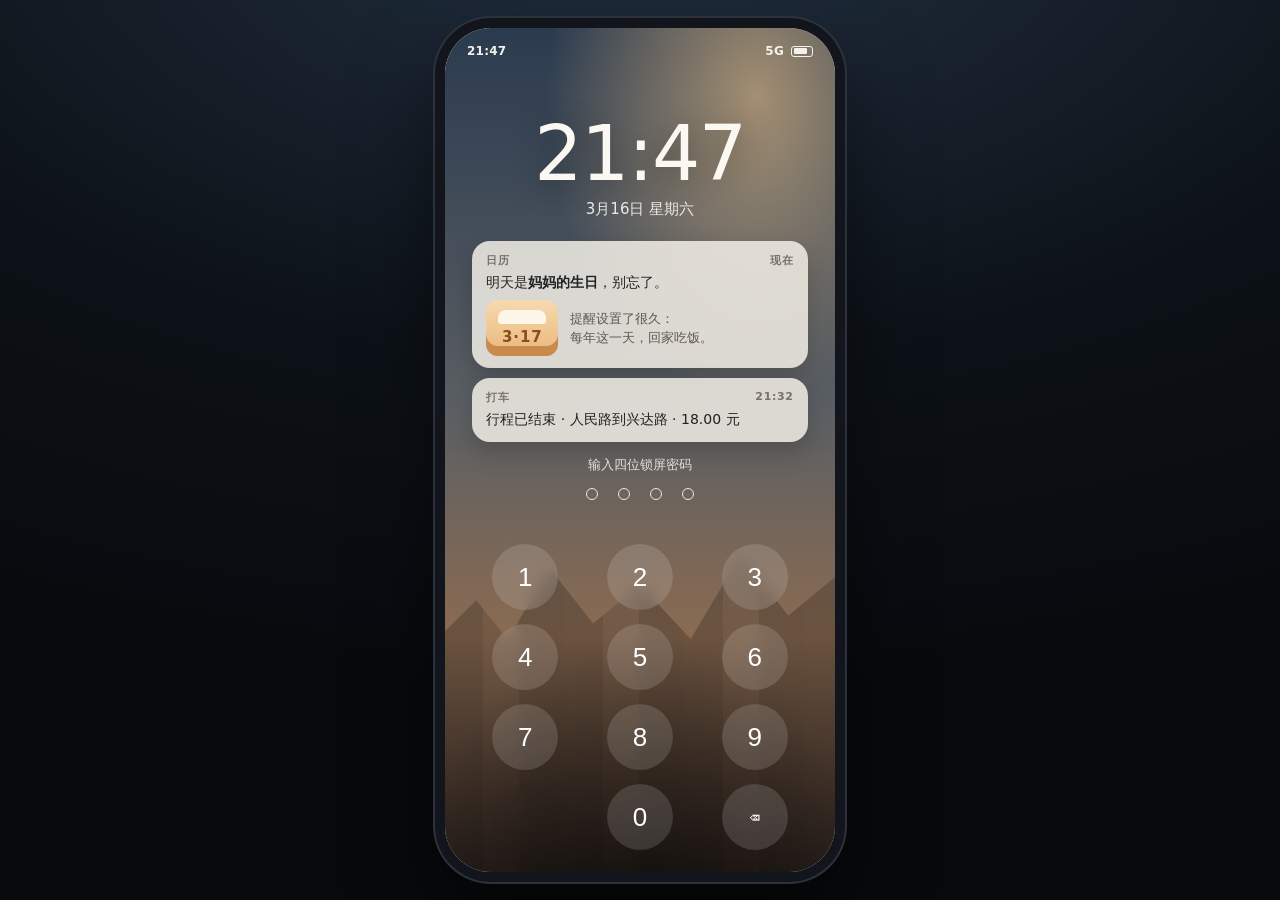
<file: index.html>
<!DOCTYPE html>
<html lang="zh-CN">
<head>
<meta charset="UTF-8">
<meta name="viewport" content="width=device-width, initial-scale=1, viewport-fit=cover">
<title>失物招领 · 一部旧手机</title>
<meta name="theme-color" content="#0b0e13">
<meta property="og:type" content="website">
<meta property="og:title" content="失物招领 · 一部旧手机里的三个谜题">
<meta property="og:description" content="你在出租车上捡到一部旧手机。三个谜题，两个结局。">
<meta property="og:image" content="https://080321362.github.io/lost-phone/cover.png">
<meta name="twitter:card" content="summary_large_image">
<link rel="stylesheet" href="style.css">
</head>
<body data-page="lock">
  <div class="phone">
    <div class="statusbar">
      <span>21:47</span>
      <span class="right"><span>5G</span><span class="battery"></span></span>
    </div>

    <div class="lockscreen" id="lockscreen">
      <div class="clock">21:47</div>
      <div class="date">3月16日 星期六</div>

      <div class="notifications">
        <div class="notif">
          <div class="n-title"><span>日历</span><span>现在</span></div>
          <div class="n-body">明天是<b>妈妈的生日</b>，别忘了。</div>
          <div class="cake">
            <div class="cake-art"></div>
            <div class="cake-copy">提醒设置了很久：<br>每年这一天，回家吃饭。</div>
          </div>
        </div>
        <div class="notif">
          <div class="n-title"><span>打车</span><span>21:32</span></div>
          <div class="n-body">行程已结束 · 人民路到兴达路 · 18.00 元</div>
        </div>
      </div>

      <div class="unlock">
        <div class="pin-hint">输入四位锁屏密码</div>
        <div class="dots" id="dots">
          <span class="dot"></span><span class="dot"></span>
          <span class="dot"></span><span class="dot"></span>
        </div>
        <div class="pin-error" id="pinError">密码不对，再想想。</div>

        <div class="keypad" id="keypad">
          <button class="key" data-k="1">1</button>
          <button class="key" data-k="2">2</button>
          <button class="key" data-k="3">3</button>
          <button class="key" data-k="4">4</button>
          <button class="key" data-k="5">5</button>
          <button class="key" data-k="6">6</button>
          <button class="key" data-k="7">7</button>
          <button class="key" data-k="8">8</button>
          <button class="key" data-k="9">9</button>
          <button class="key blank"></button>
          <button class="key" data-k="0">0</button>
          <button class="key del" data-k="del">⌫</button>
        </div>
      </div>
    </div>
  </div>
  <script src="app.js"></script>
</body>
</html>
</file>
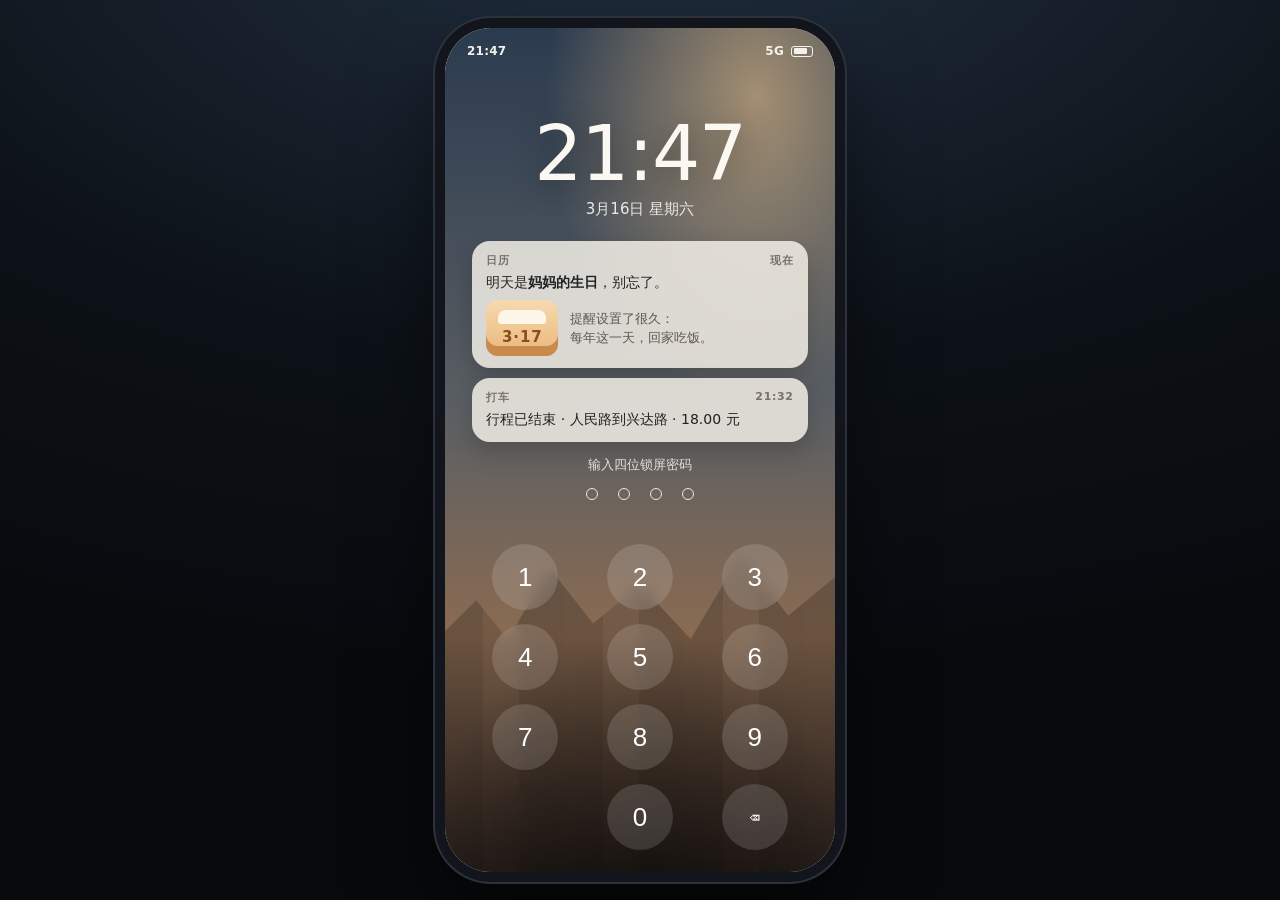
<file: browser.html>
<!DOCTYPE html>
<html lang="zh-CN">
<head>
<meta charset="UTF-8">
<meta name="viewport" content="width=device-width, initial-scale=1, viewport-fit=cover">
<title>浏览器 · 失物招领</title>
<link rel="stylesheet" href="style.css">
</head>
<body data-page="browser">
  <div class="phone">
    <div class="statusbar dark">
      <span id="clock">22:24</span>
      <span class="right"><span>5G</span><span class="battery"></span></span>
    </div>
    <div class="cluebar" id="clueBadge">线索 1/6</div>

    <div class="screen">
      <div class="screen-head">
        <a class="back" href="home.html">←</a>
        <div class="screen-title">浏览器</div>
        <div class="screen-sub">历史记录</div>
      </div>
      <div class="screen-body">
        <div class="browser-bar">
          <span class="lock">🔒</span>
          <span class="url">xhs-bbs.cn/forum</span>
        </div>

        <div class="history">
          <div class="h-item"><span>昨天</span>灯下读书会 靠谱吗</div>
          <div class="h-item"><span>昨天</span>西河路17号 怎么走</div>
          <div class="h-item"><span>前天</span>妹妹失踪 立案标准</div>
          <div class="h-item"><span>三周前</span>西河路论坛 读书会</div>
        </div>

        <div class="forum-card">
          <div class="forum-head">
            <span class="forum-logo">西河路论坛</span>
            <span class="forum-time">9月12日 23:41</span>
          </div>
          <div class="forum-title">有人在灯下读书会吗</div>
          <div class="forum-author">楼主：zhiyao0912</div>
          <div class="forum-body">
            如果你看到这条，说明我没能出去。<br>
            他们在 <b>d x e c</b>，晚上十点以后别走正门。<br>
            姐，别找我。
          </div>
          <div class="forum-reply">2 条回复 · 已被锁定</div>
        </div>

        <div class="puzzle-box">
          <div class="pz-title">「d x e c」是哪里？</div>
          <p class="small" style="margin:6px 0 10px">拼音首字母。把答案填完整。</p>
          <div class="inline-form">
            <input id="forumInput" placeholder="例如：地下二层">
            <button id="forumSubmit">提交</button>
          </div>
          <p class="form-error" id="forumErr">不对。按每个字母对应的汉字去想。</p>
          <p class="form-ok" id="forumOk">知道了：地下二层。</p>
        </div>

        <div class="map-card">
          <div class="map-head">地图 · 西河路 17 号</div>
          <div class="map-art">
            <div class="map-road"></div>
            <div class="map-pin">17</div>
            <div class="map-note">3F · 01:12 仍有一扇窗亮着</div>
          </div>
        </div>

        <p class="small" style="margin-top:16px">搜索记录和论坛都是公开的。真正的答案通常藏在措辞里。</p>
      </div>
    </div>
  </div>
  <script src="app.js"></script>
</body>
</html>
</file>
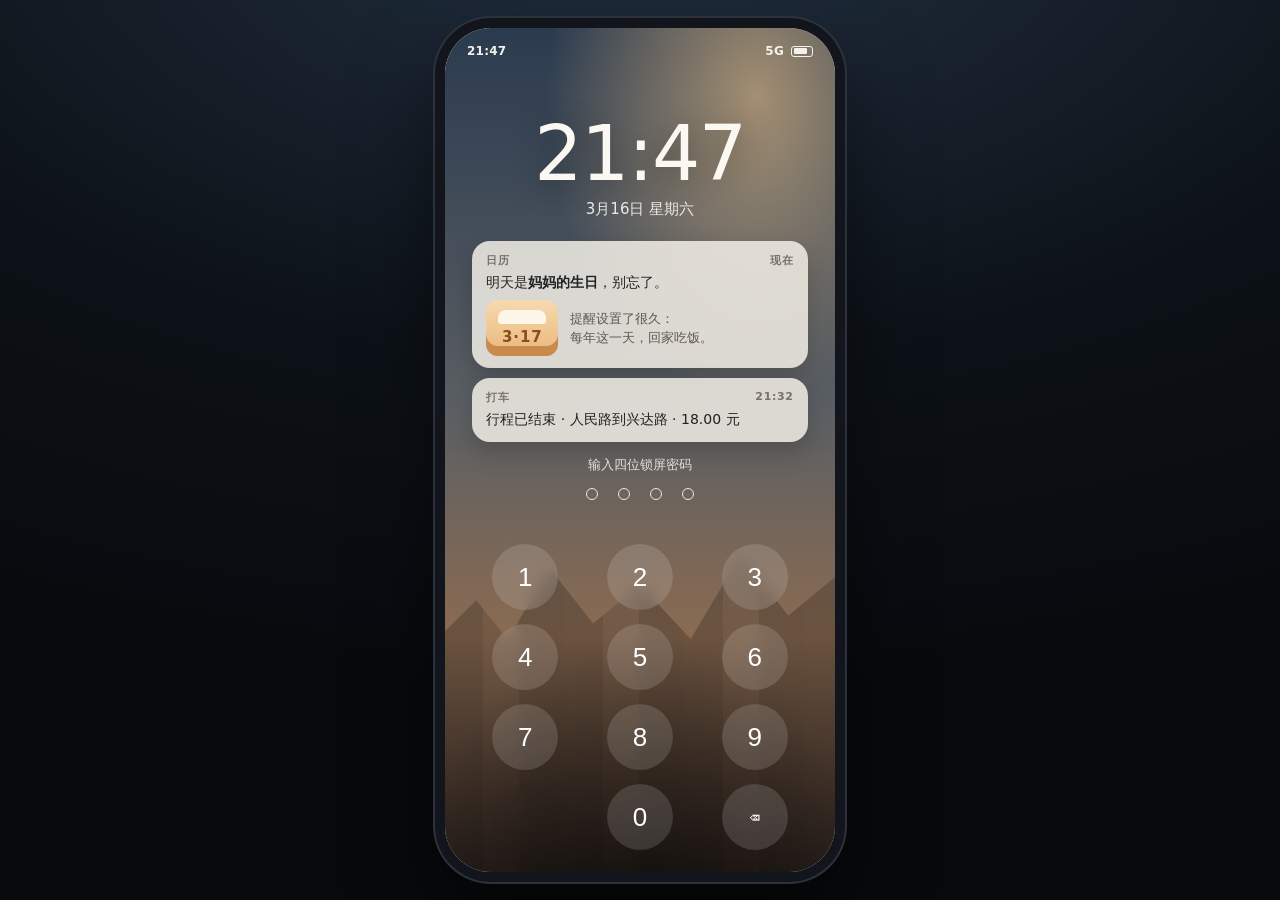
<file: calls.html>
<!DOCTYPE html>
<html lang="zh-CN">
<head>
<meta charset="UTF-8">
<meta name="viewport" content="width=device-width, initial-scale=1, viewport-fit=cover">
<title>通话记录 · 失物招领</title>
<link rel="stylesheet" href="style.css">
</head>
<body data-page="calls">
  <div class="phone">
    <div class="statusbar dark">
      <span id="clock">22:20</span>
      <span class="right"><span>5G</span><span class="battery"></span></span>
    </div>
    <div class="cluebar" id="clueBadge">线索 1/6</div>

    <div class="screen">
      <div class="screen-head">
        <a class="back" href="home.html">←</a>
        <div class="screen-title">通话</div>
        <div class="screen-sub">3 条留言</div>
      </div>
      <div class="screen-body">
        <div class="call-card" data-call="1">
          <div class="call-top"><span class="avatar a-mom">妈</span><span class="call-name">妈妈</span><span class="call-time">21:05</span></div>
          <div class="call-meta">未接来电 · 语音留言 0:18</div>
          <button class="call-play">播放留言</button>
          <div class="call-text" hidden>「夏夏，看到回个电话。妈不问你查得怎么样了，妈就是想听听你的声音。」</div>
        </div>

        <div class="call-card" data-call="2">
          <div class="call-top"><span class="avatar a-unk">?</span><span class="call-name">未知号码</span><span class="call-time">昨天 22:47</span></div>
          <div class="call-meta">已接听 · 语音留言 0:11</div>
          <button class="call-play">播放留言</button>
          <div class="call-text" hidden>「东西我放到老地方了。西河路……十七号，三楼。你一个人来，别报警。」</div>
        </div>

        <div class="call-card" data-call="3">
          <div class="call-top"><span class="avatar a-land">满</span><span class="call-name">小满</span><span class="call-time">22:10</span></div>
          <div class="call-meta">未接来电 · 语音留言 0:07</div>
          <button class="call-play">播放留言</button>
          <div class="call-text" hidden>「夏夏，你电话打不通，你去哪了？看到给我回个话。」</div>
        </div>

        <div class="puzzle-box">
          <div class="pz-title">留言里提到的地址</div>
          <p class="small" style="margin:6px 0 10px">把地点写下来，再决定要不要去。</p>
          <div class="inline-form">
            <input id="placeInput" placeholder="例如：某某路几号">
            <button id="placeSubmit">确认</button>
          </div>
          <p class="form-error" id="placeErr">不太对。仔细听第二段留言。</p>
          <p class="form-ok" id="placeOk">记下了：西河路 17 号，三楼。</p>
        </div>

        <p class="small" style="margin-top:16px">留言可以反复听。有些话，听第二遍才听得懂。</p>
      </div>
    </div>
  </div>
  <script src="app.js"></script>
</body>
</html>
</file>
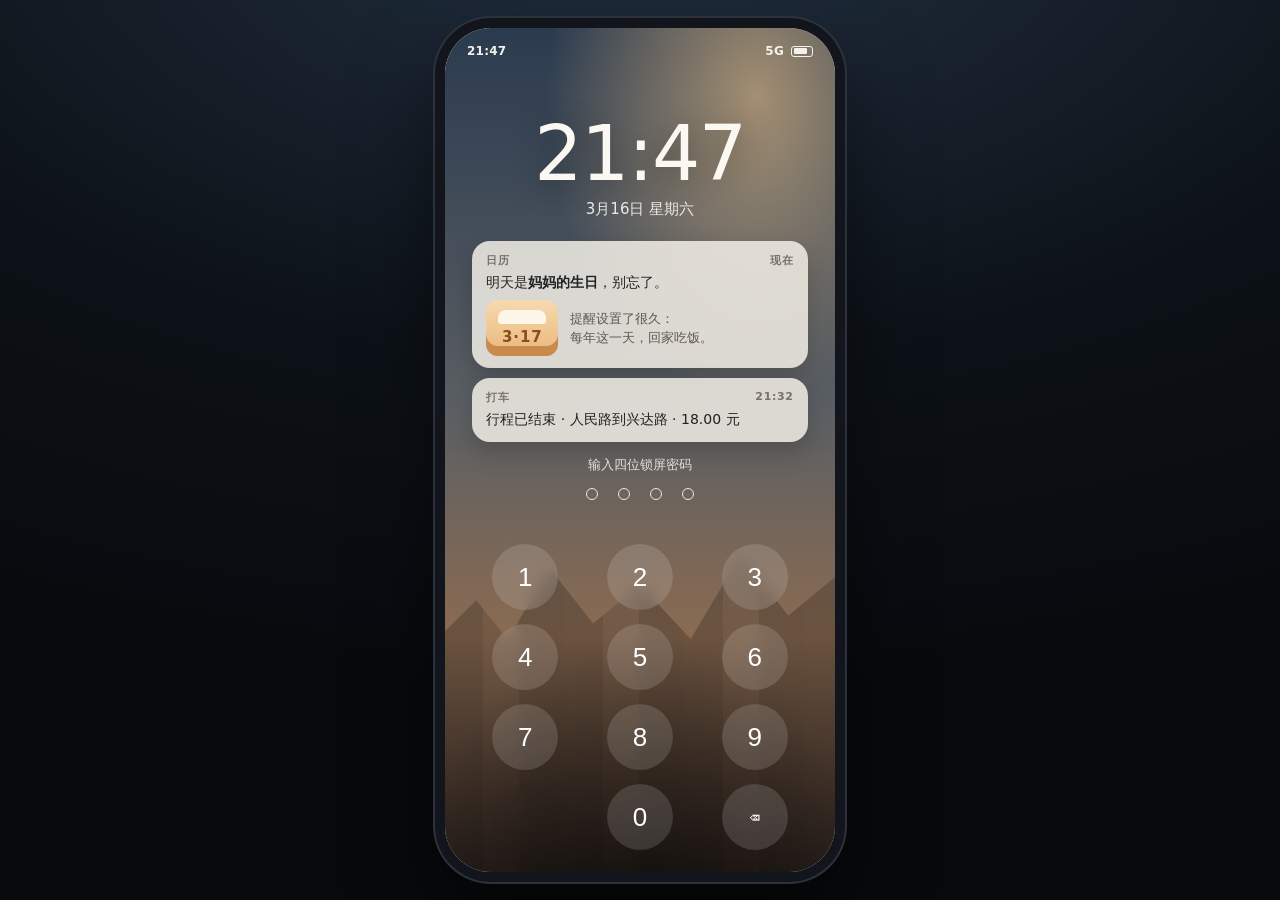
<file: chat.html>
<!DOCTYPE html>
<html lang="zh-CN">
<head>
<meta charset="UTF-8">
<meta name="viewport" content="width=device-width, initial-scale=1, viewport-fit=cover">
<title>聊天 · 失物招领</title>
<link rel="stylesheet" href="style.css">
</head>
<body data-page="chat">
  <div class="phone">
    <div class="statusbar dark">
      <span id="clock">22:16</span>
      <span class="right"><span>5G</span><span class="battery"></span></span>
    </div>
    <div class="cluebar" id="clueBadge">线索 1/6</div>

    <div class="screen">
      <div class="screen-head">
        <a class="back" href="home.html">←</a>
        <div class="screen-title" id="chatTitle">聊天</div>
        <div class="screen-sub" id="chatSub">4 个会话</div>
      </div>

      <div class="screen-body">
        <div class="chat-list" id="chatList">
          <a class="chat-item" href="#" data-chat="mom">
            <span class="avatar a-mom">妈</span>
            <span class="ci-main"><span class="ci-name">妈妈</span>
              <span class="ci-prev">你妹妹的事，妈知道你放不下。</span></span>
            <span class="ci-time">22:12</span>
          </a>
          <a class="chat-item" href="#" data-chat="boss">
            <span class="avatar a-boss">周</span>
            <span class="ci-main"><span class="ci-name">周店长</span>
              <span class="ci-prev">前两天有个女的来店里找你，说是读书会的。</span></span>
            <span class="ci-time">21:38</span>
          </a>
          <a class="chat-item" href="#" data-chat="friend">
            <span class="avatar a-land">满</span>
            <span class="ci-main"><span class="ci-name">小满</span>
              <span class="ci-prev">我表妹去过。她说那里的人会收走手机。</span></span>
            <span class="ci-time">22:03</span>
          </a>
          <a class="chat-item" href="#" data-chat="unknown">
            <span class="avatar a-unk">?</span>
            <span class="ci-main"><span class="ci-name">未知号码</span>
              <span class="ci-prev">最后一次警告。</span></span>
            <span class="ci-time">昨天</span>
          </a>
        </div>

        <!-- 妈妈 -->
        <div class="thread" id="thread-mom" hidden>
          <div class="msg"><div><div class="who">妈妈</div><div class="bubble">夏夏，今天回来吃饭吗？</div></div><span class="stamp">18:02</span></div>
          <div class="msg me"><div><div class="bubble">加班，晚点回。</div></div><span class="stamp">18:20</span></div>
          <div class="msg"><div><div class="who">妈妈</div><div class="bubble">你三天没回家了。</div></div><span class="stamp">20:11</span></div>
          <div class="msg"><div><div class="who">妈妈</div><div class="bubble">电话也不接。</div></div><span class="stamp">21:05</span></div>
          <div class="msg"><div><div class="who">妈妈</div><div class="bubble">看到回个话，妈不逼你。</div></div><span class="stamp">21:20</span></div>
          <div class="msg"><div><div class="who">妈妈</div><div class="bubble">明天我生日，回来吃碗面就行。</div></div><span class="stamp">21:41</span></div>
          <div class="msg"><div><div class="who">妈妈</div><div class="bubble">你妹妹的事，妈知道你放不下。</div></div><span class="stamp">22:10</span></div>
          <div class="msg"><div><div class="who">妈妈</div><div class="bubble">可你也不能把自己搭进去。</div></div><span class="stamp">22:12</span></div>
        </div>

        <!-- 店长 -->
        <div class="thread" id="thread-boss" hidden>
          <div class="msg"><div><div class="who">周店长</div><div class="bubble">知夏，辞职信我收到了。</div></div><span class="stamp">19:02</span></div>
          <div class="msg me"><div><div class="bubble">麻烦您了。</div></div><span class="stamp">19:10</span></div>
          <div class="msg"><div><div class="who">周店长</div><div class="bubble">不再想想？书店下个月重装，缺人。</div></div><span class="stamp">19:12</span></div>
          <div class="msg me"><div><div class="bubble">想清楚了。</div></div><span class="stamp">19:20</span></div>
          <div class="msg"><div><div class="who">周店长</div><div class="bubble">行。天台的门锁坏了，你走之前帮我修一下。</div></div><span class="stamp">19:25</span></div>
          <div class="msg me"><div><div class="bubble">好。薄荷我留给你。</div></div><span class="stamp">19:30</span></div>
          <div class="msg"><div><div class="who">周店长</div><div class="bubble">对了，前两天有个女的来店里找你，说是读书会的。</div></div><span class="stamp">21:31</span></div>
          <div class="msg"><div><div class="who">周店长</div><div class="bubble">我没告诉她你在哪。</div></div><span class="stamp">21:38</span></div>
        </div>

        <!-- 小满 -->
        <div class="thread" id="thread-friend" hidden>
          <div class="msg"><div><div class="who">小满</div><div class="bubble">夏夏，你还在查遥遥的事吗？</div></div><span class="stamp">21:50</span></div>
          <div class="msg me"><div><div class="bubble">嗯。</div></div><span class="stamp">21:52</span></div>
          <div class="msg"><div><div class="who">小满</div><div class="bubble">我陪你吧。</div></div><span class="stamp">21:53</span></div>
          <div class="msg me"><div><div class="bubble">不用，你别掺和。</div></div><span class="stamp">21:55</span></div>
          <div class="msg"><div><div class="who">小满</div><div class="bubble">那个读书会，我查到了点东西。</div></div><span class="stamp">21:58</span></div>
          <div class="msg"><div><div class="who">小满</div><div class="bubble">他们的自习室在 3 楼，晚上十点以后还亮着灯。</div></div><span class="stamp">21:59</span></div>
          <div class="msg me"><div><div class="bubble">你怎么知道的？</div></div><span class="stamp">22:00</span></div>
          <div class="msg"><div><div class="who">小满</div><div class="bubble">我表妹去过。她说那里的人会收走手机。</div></div><span class="stamp">22:01</span></div>
          <div class="msg me"><div><div class="bubble">你表妹现在怎么样？</div></div><span class="stamp">22:02</span></div>
          <div class="msg"><div><div class="who">小满</div><div class="bubble">回来了，但什么都不肯说。你小心点。</div></div><span class="stamp">22:03</span></div>
        </div>

        <!-- 未知号码 -->
        <div class="thread" id="thread-unknown" hidden>
          <div class="msg"><div><div class="who">未知号码</div><div class="bubble">别再查了。</div></div><span class="stamp">昨天 22:40</span></div>
          <div class="msg"><div><div class="who">未知号码</div><div class="bubble">你妹妹是自己走的，跟你没关系。</div></div><span class="stamp">昨天 22:41</span></div>
          <div class="msg"><div><div class="who">未知号码</div><div class="bubble">你手里的东西，最好删干净。</div></div><span class="stamp">昨天 22:44</span></div>
          <div class="msg"><div><div class="who">未知号码</div><div class="bubble">你以为换个号我就找不到你？</div></div><span class="stamp">昨天 22:50</span></div>
          <div class="msg"><div><div class="who">未知号码</div><div class="bubble">最后一次警告。</div></div><span class="stamp">昨天 22:55</span></div>
        </div>

        <p class="small" id="chatHint" style="margin-top:18px">点开一个会话看看。读完妈妈的聊天，你会知道机主是谁。</p>
      </div>
    </div>
  </div>
  <script src="app.js"></script>
</body>
</html>
</file>
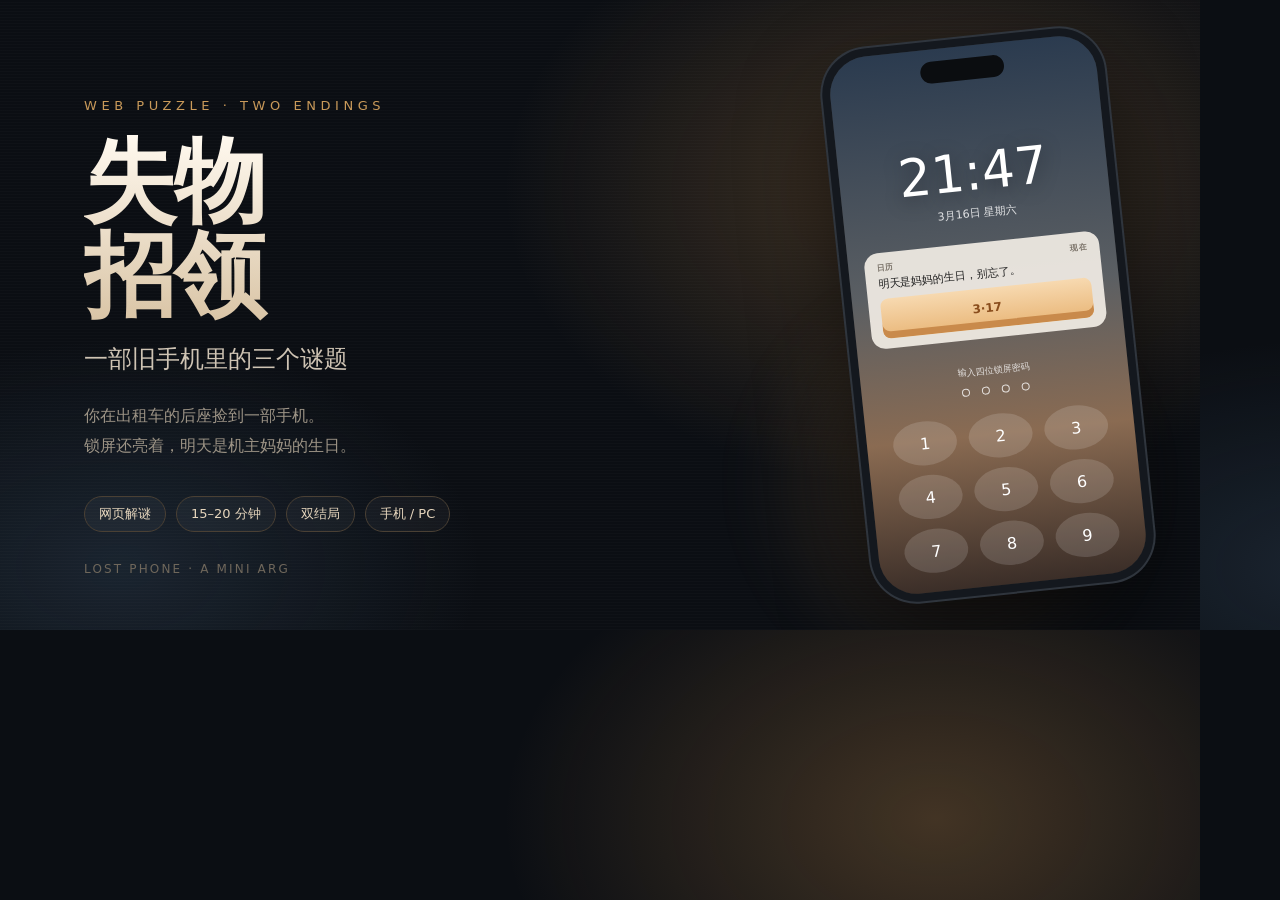
<file: cover.html>
<!DOCTYPE html>
<html lang="zh-CN">
<head>
<meta charset="UTF-8">
<title>失物招领 · 封面</title>
<style>
  * { box-sizing: border-box; margin: 0; padding: 0; }
  html, body { width: 1200px; height: 630px; overflow: hidden; }
  body {
    font-family: system-ui, -apple-system, "Noto Sans SC", "PingFang SC", sans-serif;
    background:
      radial-gradient(60% 80% at 78% 30%, rgba(210, 150, 80, .28), transparent 60%),
      radial-gradient(50% 60% at 10% 90%, rgba(70, 100, 130, .25), transparent 60%),
      #0b0e13;
    color: #f2ece1;
    display: flex; align-items: center;
    position: relative;
  }
  .grain {
    position: absolute; inset: 0;
    background-image: repeating-linear-gradient(0deg, rgba(255,255,255,.014) 0 1px, transparent 1px 3px);
    pointer-events: none;
  }
  .copy { padding-left: 84px; width: 58%; position: relative; z-index: 2; }
  .kicker {
    font-size: 13px; letter-spacing: .35em; color: #c99a5a;
    text-transform: uppercase; margin-bottom: 22px;
  }
  h1 {
    font-size: 92px; line-height: 1.02; font-weight: 800; letter-spacing: -.02em;
    background: linear-gradient(180deg, #fff9ef, #d9c4a5);
    -webkit-background-clip: text; background-clip: text; color: transparent;
  }
  .sub {
    margin-top: 20px; font-size: 24px; color: #cfc4b4; font-weight: 400;
  }
  .desc {
    margin-top: 26px; font-size: 16px; line-height: 1.9; color: #9d9486; max-width: 560px;
  }
  .tags { margin-top: 34px; display: flex; gap: 10px; flex-wrap: wrap; }
  .tag {
    font-size: 13px; color: #e6d6bd; border: 1px solid #4a4034;
    background: rgba(255,255,255,.035); padding: 8px 14px; border-radius: 999px;
  }
  .phone-wrap {
    position: absolute; right: 78px; top: 50%; transform: translateY(-50%) rotate(-6deg);
    z-index: 2;
  }
  .phone {
    width: 268px; height: 540px; border-radius: 38px;
    background: linear-gradient(180deg, #2b3b4f 0%, #5b5f63 45%, #8a6b52 72%, #3b2e28 100%);
    box-shadow: 0 0 0 8px #14181e, 0 0 0 10px #2f353d, 0 40px 90px rgba(0,0,0,.65);
    position: relative; overflow: hidden;
  }
  .phone::before {
    content: ""; position: absolute; left: 50%; top: 12px; transform: translateX(-50%);
    width: 84px; height: 22px; border-radius: 12px; background: #0b0d10;
  }
  .phone .clock {
    margin-top: 96px; text-align: center; font-size: 52px; font-weight: 200; color: #fff;
    text-shadow: 0 4px 20px rgba(0,0,0,.35);
  }
  .phone .date { text-align: center; font-size: 11px; color: rgba(255,255,255,.85); margin-top: 4px; }
  .phone .notif {
    margin: 22px 16px 0; background: rgba(245, 240, 232, .9); color: #222;
    border-radius: 14px; padding: 10px 12px;
  }
  .phone .notif .t { font-size: 8px; font-weight: 700; color: #7a7268; letter-spacing: .08em; display: flex; justify-content: space-between; }
  .phone .notif .b { font-size: 11px; margin-top: 3px; }
  .phone .cake {
    margin-top: 7px; height: 40px; border-radius: 8px;
    background: linear-gradient(180deg, #f7d9b0, #e9b779);
    box-shadow: inset 0 -7px 0 #c98a4b;
    display: grid; place-items: center; font-size: 12px; font-weight: 800; color: #8a4d1c;
  }
  .phone .hint { text-align: center; font-size: 9px; color: rgba(255,255,255,.8); margin-top: 26px; }
  .phone .dots { display: flex; justify-content: center; gap: 12px; margin-top: 9px; }
  .phone .dot { width: 8px; height: 8px; border: 1px solid rgba(255,255,255,.8); border-radius: 50%; }
  .phone .keys {
    display: grid; grid-template-columns: repeat(3, 1fr); gap: 10px 12px;
    padding: 20px 26px 0;
  }
  .phone .k {
    height: 44px; border-radius: 50%; background: rgba(255,255,255,.14);
    display: grid; place-items: center; font-size: 16px; color: #fff; font-weight: 300;
  }
  .glow {
    position: absolute; right: 20px; top: 40%; width: 460px; height: 460px;
    background: radial-gradient(circle, rgba(210, 150, 80, .22), transparent 65%);
    filter: blur(20px); z-index: 1;
  }
  .corner { position: absolute; left: 84px; bottom: 54px; font-size: 12px; color: #6f675b; letter-spacing: .18em; }
</style>
</head>
<body>
  <div class="glow"></div>
  <div class="grain"></div>
  <div class="copy">
    <div class="kicker">Web Puzzle · Two Endings</div>
    <h1>失物<br>招领</h1>
    <div class="sub">一部旧手机里的三个谜题</div>
    <div class="desc">你在出租车的后座捡到一部手机。<br>锁屏还亮着，明天是机主妈妈的生日。</div>
    <div class="tags">
      <span class="tag">网页解谜</span>
      <span class="tag">15–20 分钟</span>
      <span class="tag">双结局</span>
      <span class="tag">手机 / PC</span>
    </div>
  </div>
  <div class="phone-wrap">
    <div class="phone">
      <div class="clock">21:47</div>
      <div class="date">3月16日 星期六</div>
      <div class="notif">
        <div class="t"><span>日历</span><span>现在</span></div>
        <div class="b">明天是妈妈的生日，别忘了。</div>
        <div class="cake">3·17</div>
      </div>
      <div class="hint">输入四位锁屏密码</div>
      <div class="dots"><span class="dot"></span><span class="dot"></span><span class="dot"></span><span class="dot"></span></div>
      <div class="keys">
        <div class="k">1</div><div class="k">2</div><div class="k">3</div>
        <div class="k">4</div><div class="k">5</div><div class="k">6</div>
        <div class="k">7</div><div class="k">8</div><div class="k">9</div>
      </div>
    </div>
  </div>
  <div class="corner">LOST PHONE · A MINI ARG</div>
</body>
</html>
</file>
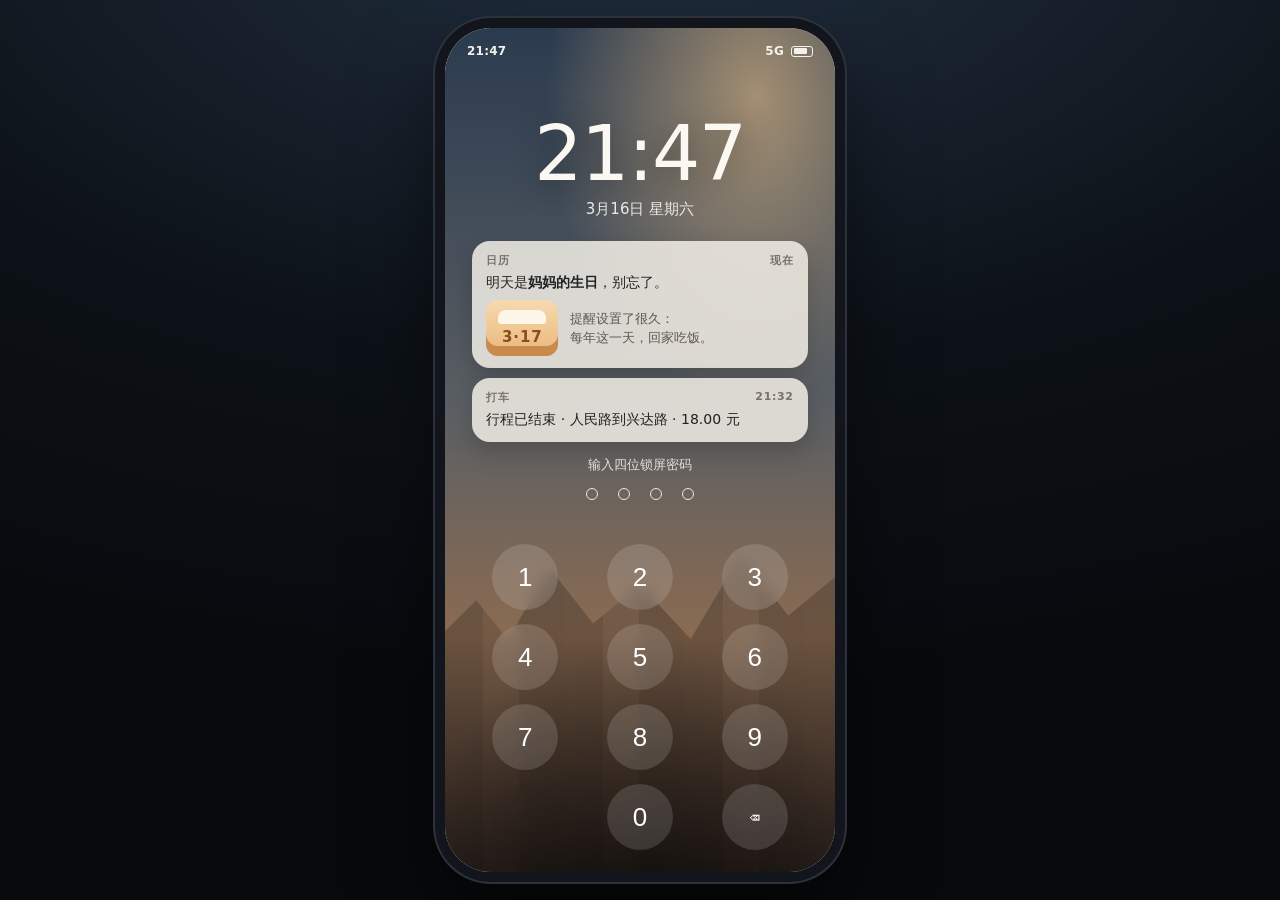
<file: ending.html>
<!DOCTYPE html>
<html lang="zh-CN">
<head>
<meta charset="UTF-8">
<meta name="viewport" content="width=device-width, initial-scale=1, viewport-fit=cover">
<title>结局 · 失物招领</title>
<link rel="stylesheet" href="style.css">
</head>
<body data-page="ending">
  <div class="phone">
    <div class="screen ending-screen">
      <div class="ending-inner">
        <div class="ending-kicker">失物招领 · 结局</div>
        <div class="ending-title" id="endingTitle">23:00。你打算怎么办？</div>
        <div class="ending-text" id="endingText">
          <p>手机里的碎片已经拼出了一些东西：一个叫林知夏的人，一个叫林知遥的妹妹，一处叫「灯下读书会」的三楼，还有一条来自西河路 17 号的地址。</p>
          <p>现在快十一点了。那扇窗还亮着。</p>
          <p>你可以打 110，可以把手机交给妈妈，也可以自己过去。</p>
        </div>

        <div class="ending-actions" id="endingActions">
          <button class="btn" id="btnPolice">报警</button>
          <button class="btn amber" id="btnSelf">自己去西河路 17 号 3F</button>
          <button class="btn ghost" id="btnMom">把手机交给妈妈</button>
          <button class="btn ghost" id="btnOff">关机，不再管</button>
        </div>

        <div class="ending-actions" id="endingRetry" style="display:none">
          <button class="btn" id="btnRestart">重新开始</button>
        </div>
      </div>
    </div>
  </div>
  <script src="app.js"></script>
</body>
</html>
</file>
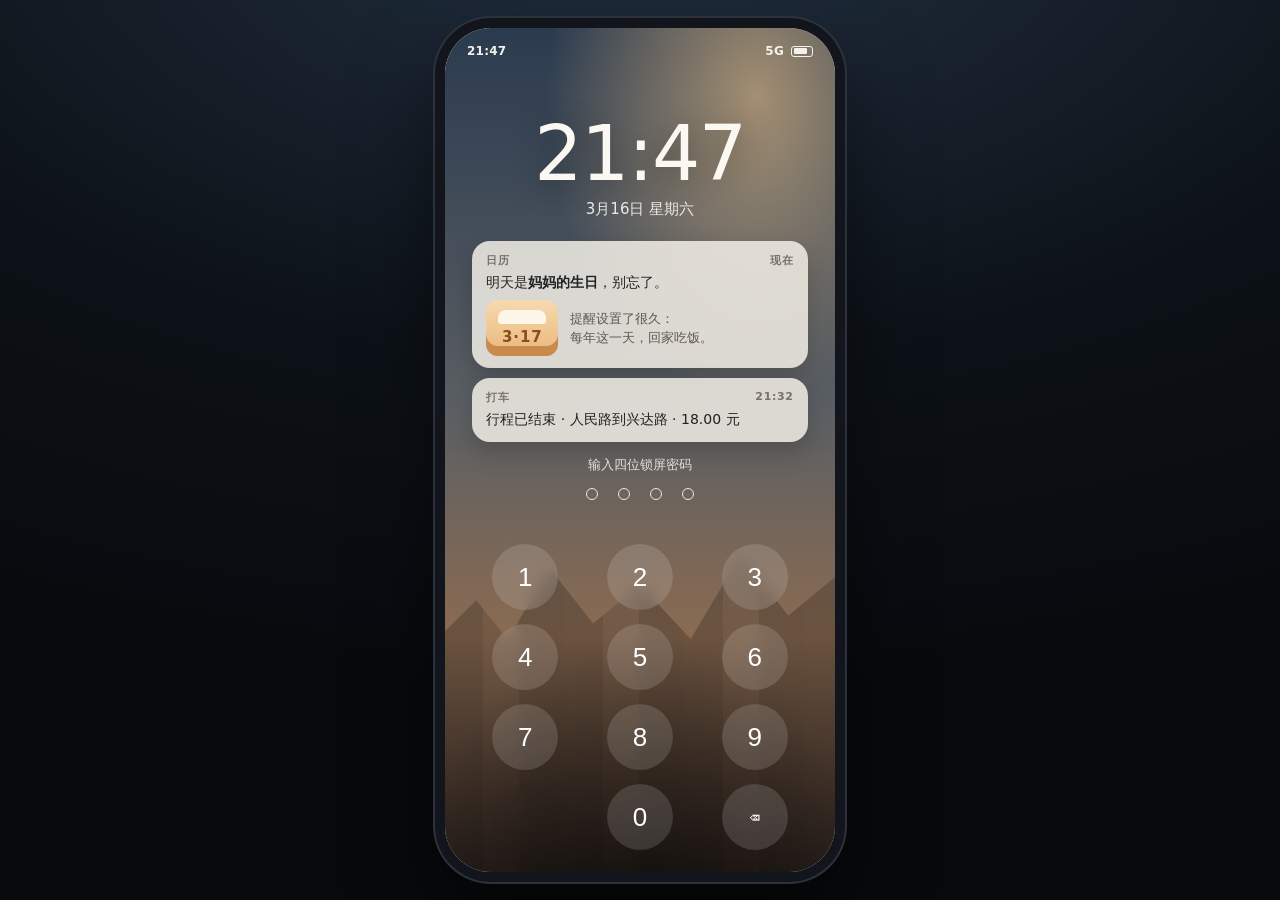
<file: home.html>
<!DOCTYPE html>
<html lang="zh-CN">
<head>
<meta charset="UTF-8">
<meta name="viewport" content="width=device-width, initial-scale=1, viewport-fit=cover">
<title>失物招领 · 主屏</title>
<meta name="theme-color" content="#0b0e13">
<link rel="stylesheet" href="style.css">
</head>
<body data-page="home">
  <div class="phone">
    <div class="statusbar dark">
      <span id="clock">22:14</span>
      <span class="right"><span>5G</span><span class="battery"></span></span>
    </div>

    <div class="screen home">
      <div class="home-head">
        <div>
          <h1>晚上好</h1>
          <p>这部手机是在出租车上捡到的</p>
        </div>
        <div class="badge" id="clueBadge">线索 1/6</div>
      </div>

      <div class="app-grid">
        <a class="app" href="chat.html">
          <span class="icon i-chat">💬</span><span>聊天</span>
        </a>
        <a class="app" href="notes.html">
          <span class="icon i-notes">📝</span><span>备忘录</span>
        </a>
        <a class="app" href="photos.html">
          <span class="icon i-photo">🖼️</span><span>相册</span>
        </a>
        <a class="app" href="calls.html">
          <span class="icon i-call">📞</span><span>通话</span>
        </a>
        <a class="app" href="mail.html">
          <span class="icon i-mail">✉️</span><span>邮件</span>
        </a>
        <a class="app" href="browser.html">
          <span class="icon i-web">🌐</span><span>浏览器</span>
        </a>
        <a class="app" href="ending.html">
          <span class="icon i-set">⚙️</span><span>关于</span>
        </a>
      </div>

      <div class="widget">
        <div class="w-top"><span>日历</span><span>明天</span></div>
        <div class="w-main">妈妈的生日</div>
        <div class="w-sub">晚上六点 · 回家吃饭</div>
        <div class="w-bar"></div>
      </div>

      <div class="home-foot">
        <b>失物招领</b><br>
        你在后座缝隙里发现了它，壳上贴着一张小纸条：<br>
        「捡到请联系我，谢谢。」<br><br>
        手机没有设远程锁定，还能打开。机主似乎不打算回来了。
      </div>
    </div>
  </div>
  <script src="app.js"></script>
</body>
</html>
</file>
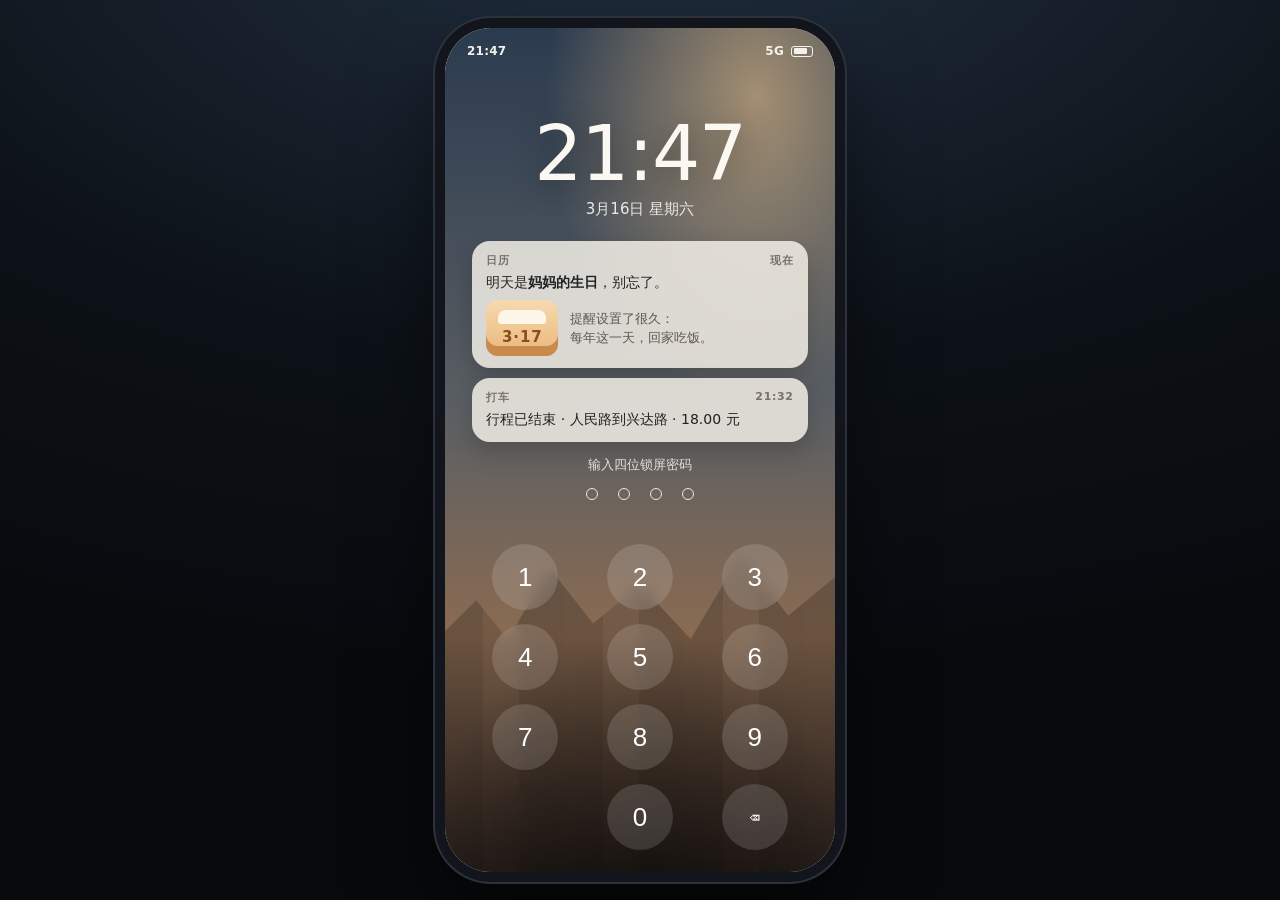
<file: mail.html>
<!DOCTYPE html>
<html lang="zh-CN">
<head>
<meta charset="UTF-8">
<meta name="viewport" content="width=device-width, initial-scale=1, viewport-fit=cover">
<title>邮件 · 失物招领</title>
<link rel="stylesheet" href="style.css">
</head>
<body data-page="mail">
  <div class="phone">
    <div class="statusbar dark">
      <span id="clock">22:22</span>
      <span class="right"><span>5G</span><span class="battery"></span></span>
    </div>
    <div class="cluebar" id="clueBadge">线索 1/6</div>

    <div class="screen">
      <div class="screen-head">
        <a class="back" href="home.html">←</a>
        <div class="screen-title">邮件</div>
        <div class="screen-sub">3 封</div>
      </div>
      <div class="screen-body">
        <div class="mail-card" data-mail="1">
          <div class="mail-top"><span class="mail-from">陈默（记者）</span><span class="mail-time">昨天 23:10</span></div>
          <div class="mail-subject">关于灯下读书会</div>
          <div class="mail-preview">你发我的资料我看了。登记地址是西河路 17 号……</div>
          <div class="mail-body" hidden>
            <p>知夏：</p>
            <p>你发我的资料我看了。灯下读书会登记地址是西河路 17 号，工商信息是个空壳，法人三年前就注销了。</p>
            <p>这种地方不会留正规记录，你别一个人去。等我这边把流程走完，我陪你去。</p>
            <p>——陈默</p>
          </div>
        </div>

        <div class="mail-card" data-mail="2">
          <div class="mail-top"><span class="mail-from">灯下读书会</span><span class="mail-time">9月10日</span></div>
          <div class="mail-subject">晚自习名额已开通</div>
          <div class="mail-preview">你的论坛账号与初始密码如下……</div>
          <div class="mail-body" hidden>
            <p>同学你好：</p>
            <p>你的晚自习名额已开通。论坛账号：<b>zhiyao0912</b>，初始密码：<b>shiguang</b>。</p>
            <p>自习室在 3F，晚上十点后请走侧门，正门会锁。</p>
            <p>——灯下读书会</p>
          </div>
        </div>

        <div class="mail-card" data-mail="3">
          <div class="mail-top"><span class="mail-from">妈妈</span><span class="mail-time">今天 20:40</span></div>
          <div class="mail-subject">你妹妹的卡</div>
          <div class="mail-preview">昨天在西河路那边的便利店有一笔消费……</div>
          <div class="mail-body" hidden>
            <p>夏夏：</p>
            <p>你妹妹的银行卡昨天在西河路那边的便利店有一笔消费，买了两瓶水和一个面包。</p>
            <p>妈不敢跟你说，怕你又一个人跑出去。可妈也想知道，她到底还在不在。</p>
            <p>——妈</p>
          </div>
        </div>

        <p class="small" style="margin-top:16px">点开邮件查看全文。论坛账号可以拿去浏览器里试试。</p>
      </div>
    </div>
  </div>
  <script src="app.js"></script>
</body>
</html>
</file>
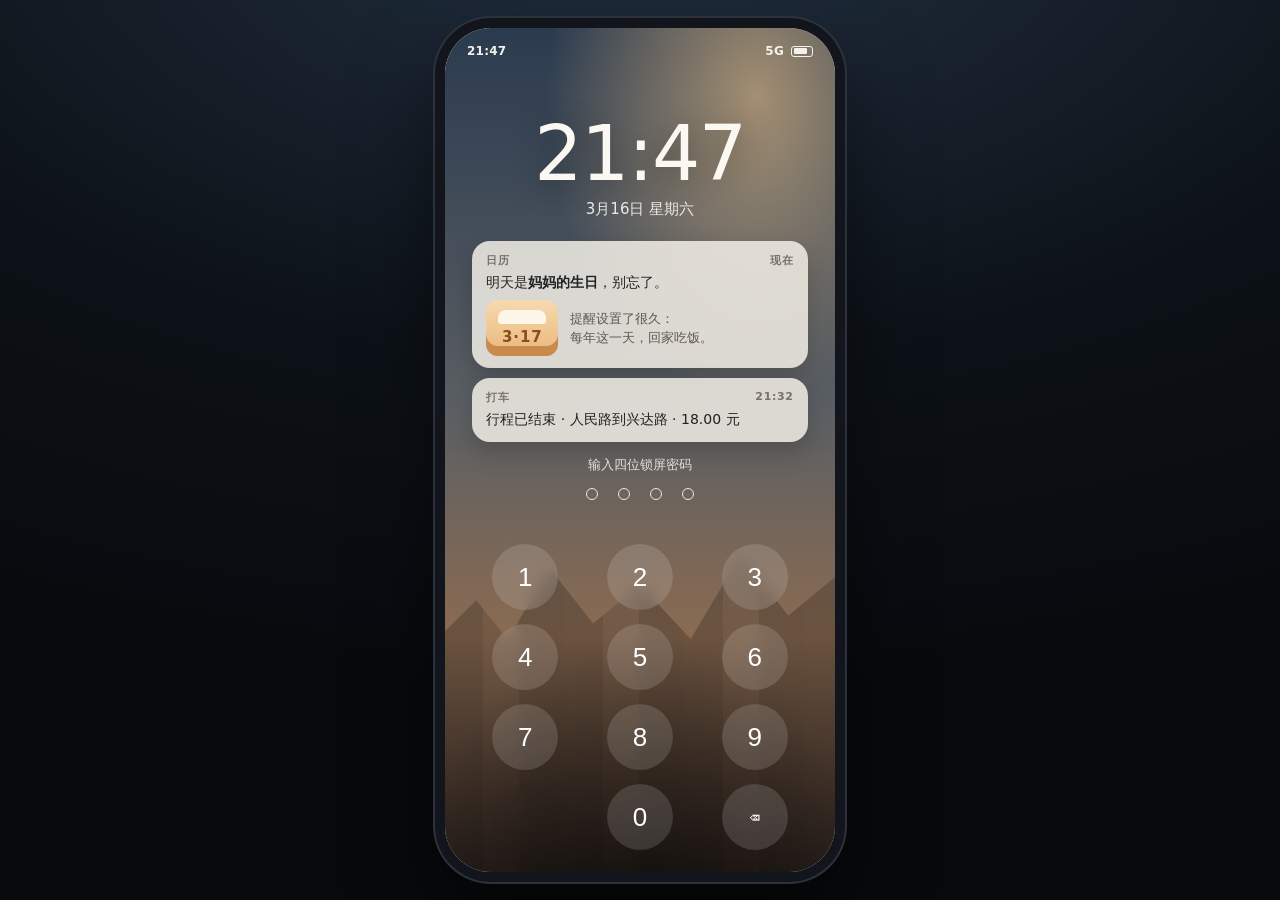
<file: notes.html>
<!DOCTYPE html>
<html lang="zh-CN">
<head>
<meta charset="UTF-8">
<meta name="viewport" content="width=device-width, initial-scale=1, viewport-fit=cover">
<title>备忘录 · 失物招领</title>
<link rel="stylesheet" href="style.css">
</head>
<body data-page="notes">
  <div class="phone">
    <div class="statusbar dark">
      <span id="clock">22:18</span>
      <span class="right"><span>5G</span><span class="battery"></span></span>
    </div>
    <div class="cluebar" id="clueBadge">线索 1/6</div>

    <div class="screen">
      <div class="screen-head">
        <a class="back" href="home.html">←</a>
        <div class="screen-title">备忘录</div>
        <div class="screen-sub">5 条</div>
      </div>
      <div class="screen-body">
        <div class="note" data-note="1">
          <button class="note-head"><span class="tag">待办</span><span class="nt">这周</span><span class="nd">3月15日</span></button>
          <div class="note-body">
            给妈买降压药，还是原来那个牌子。<br>
            干洗店取外套，单子在玄关抽屉。<br>
            房租 15 号前转给王姐，别忘了。<br>
            还有，把遥遥房间的窗帘洗了。
          </div>
        </div>

        <div class="note" data-note="2">
          <button class="note-head"><span class="tag">工作</span><span class="nt">交接清单</span><span class="nd">3月12日</span></button>
          <div class="note-body">
            拾光书店，钥匙两把，一把给周店长。<br>
            窗台上那盆薄荷，隔天浇一次。<br>
            天台的门锁坏了，用手往上一抬就能开。<br>
            我已经跟店长说过了，做到月底。
          </div>
        </div>

        <div class="note" data-note="3">
          <button class="note-head"><span class="tag">私人</span><span class="nt">如果</span><span class="nd">3月14日</span></button>
          <div class="note-body">
            如果有一天我不见了，别找我。<br>
            我只是想一个人待几天，把一些事情想清楚。<br>
            别报警，也别告诉妈。<br><br>
            老地方我很熟，不会有事的。
          </div>
        </div>

        <div class="note locked" data-note="4" id="lockedNote">
          <button class="note-head"><span class="tag">加密</span><span class="nt">🔒 还不能看</span><span class="nd">3月16日</span></button>
          <div class="note-body">
            <p class="small" style="margin-top:0">这条笔记需要四位密码。</p>
            <div class="inline-form">
              <input id="notePw" inputmode="numeric" maxlength="4" placeholder="四位密码">
              <button id="noteUnlock">解锁</button>
            </div>
            <p class="form-error" id="noteErr">密码不对。想想遥遥最后一次联系我，是哪一天。</p>
          </div>
        </div>

        <div class="note locked" data-note="4b" id="unlockedNote" hidden>
          <button class="note-head"><span class="tag">加密</span><span class="nt">灯下</span><span class="nd">3月16日</span></button>
          <div class="note-body">
            灯下读书会，西河路 17 号，3F。<br>
            正门有人看，晚上十点以后只开一扇窗。<br>
            遥遥最后一条消息是 9 月 12 日，四个月了。<br><br>
            如果我没回来，把手机交给警察。<br>
            别自己上去。
          </div>
        </div>

        <div class="note" data-note="5">
          <button class="note-head"><span class="tag">遥遥</span><span class="nt">9 月 12 日</span><span class="nd">3月16日</span></button>
          <div class="note-body">
            遥遥最后一次给我发消息，是 9 月 12 日。<br>
            只有四个字：<b>「姐，别找我。」</b><br><br>
            我不信。她连外卖都不敢一个人点，怎么会自己走。
          </div>
        </div>

        <p class="small" style="margin-top:18px">点开一条即可展开，看过的会自动记住。</p>
      </div>
    </div>
  </div>
  <script src="app.js"></script>
</body>
</html>
</file>
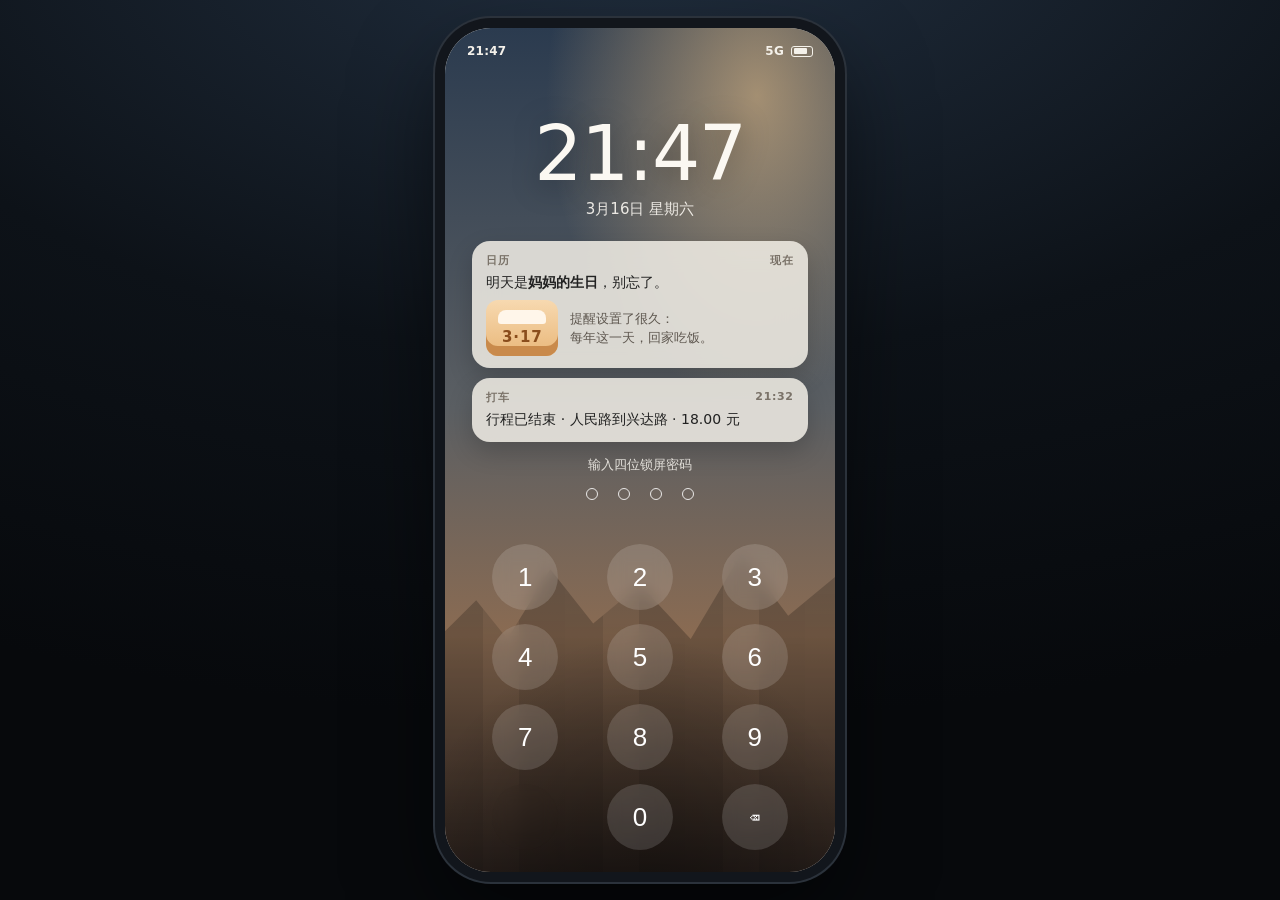
<file: photos.html>
<!DOCTYPE html>
<html lang="zh-CN">
<head>
<meta charset="UTF-8">
<meta name="viewport" content="width=device-width, initial-scale=1, viewport-fit=cover">
<title>相册 · 失物招领</title>
<link rel="stylesheet" href="style.css">
</head>
<body data-page="photos">
  <div class="phone">
    <div class="statusbar dark">
      <span id="clock">22:26</span>
      <span class="right"><span>5G</span><span class="battery"></span></span>
    </div>
    <div class="cluebar" id="clueBadge">线索 1/6</div>

    <div class="screen">
      <div class="screen-head">
        <a class="back" href="home.html">←</a>
        <div class="screen-title">相册</div>
        <div class="screen-sub" id="photoCount">共 11 张</div>
      </div>
      <div class="screen-body">
        <div class="syncbar" id="syncbar">
          <span class="spinner"></span>
          <span id="syncText">正在同步相册…</span>
        </div>

        <div class="grid-3" id="photoGrid">
          <div class="tile t1" data-photo="1"><div class="inner"></div><span class="cap">书店门口 · 傍晚</span></div>
          <div class="tile t2" data-photo="2"><div class="inner"></div><span class="cap">窗台 · 薄荷</span></div>
          <div class="tile t3" data-photo="3"><div class="inner"></div><span class="cap">书店的猫</span></div>
          <div class="tile t4" data-photo="4"><div class="inner"></div><span class="cap">雨天的玻璃</span></div>
          <div class="tile t5" data-photo="5"><div class="inner"></div><span class="cap">没喝完的咖啡</span></div>
          <div class="tile t6" data-photo="6"><div class="inner"></div><span class="cap">搬空一半的书架</span></div>
          <div class="tile t7" data-photo="7"><div class="inner"></div><span class="cap">天台 · 黄昏</span></div>
          <div class="tile t8" data-photo="8"><div class="inner"></div><span class="cap">旧楼道</span></div>
          <div class="tile t9" data-photo="9"><div class="inner"></div><span class="cap">西河路 17 号</span></div>
          <div class="tile t10" data-photo="10"><div class="inner"></div><span class="cap">旧合照 · 背面</span></div>
          <div class="tile t11" data-photo="11"><div class="inner"></div><span class="cap">玻璃反光</span></div>
        </div>

        <p class="small" id="photoHint" style="margin-top:16px">相册还在同步，再进来看看。</p>
      </div>
    </div>

    <div class="viewer" id="viewer">
      <div class="frame">
        <div class="big" id="viewerImg"></div>
        <div class="desc" id="viewerDesc"></div>
        <button class="btn ghost" id="viewerClose" style="width:100%;margin-top:16px">关闭</button>
      </div>
    </div>
  </div>
  <script src="app.js"></script>
</body>
</html>
</file>
<file: style.css>
:root {
  --bg: #0a0d12;
  --paper: #f6f2ea;
  --paper-2: #efe9de;
  --ink: #1c222a;
  --muted: #6f7681;
  --line: #e2dccf;
  --accent: #c8792b;
  --accent-soft: #f4e3cc;
  --good: #2f7d5a;
  --warn: #b4472f;
  --phone-w: 390px;
  --phone-h: 844px;
}

* { box-sizing: border-box; -webkit-tap-highlight-color: transparent; }

[hidden] { display: none !important; }

html, body { height: 100%; }

body {
  margin: 0;
  display: grid;
  place-items: center;
  background:
    radial-gradient(120% 90% at 50% -10%, #223041 0%, #0d1218 55%, #07090c 100%);
  font-family: system-ui, -apple-system, "Segoe UI", "Noto Sans SC", "PingFang SC", sans-serif;
  color: var(--ink);
  overflow: hidden;
}

.phone {
  position: relative;
  width: min(var(--phone-w), 100vw);
  height: min(var(--phone-h), 100vh);
  background: var(--paper);
  border-radius: 46px;
  overflow: hidden;
  box-shadow:
    0 0 0 10px #12161c,
    0 0 0 12px #2b323b,
    0 40px 90px rgba(0, 0, 0, .6);
  isolation: isolate;
}

@media (max-width: 520px), (max-height: 700px) {
  .phone {
    width: 100vw;
    height: 100vh;
    height: 100dvh;
    border-radius: 0;
    box-shadow: none;
  }
}

/* ---------- 状态栏 ---------- */
.statusbar {
  position: absolute;
  inset: 0 0 auto 0;
  height: 46px;
  display: flex;
  align-items: center;
  justify-content: space-between;
  padding: 0 22px;
  font-size: 12px;
  font-weight: 600;
  letter-spacing: .02em;
  color: #f4f1ea;
  z-index: 6;
  pointer-events: none;
  transition: color .3s ease;
}
.statusbar.dark { color: var(--ink); }
.statusbar .right { display: flex; gap: 7px; align-items: center; }
.statusbar .battery {
  width: 22px; height: 11px; border: 1.5px solid currentColor; border-radius: 3px;
  position: relative; display: inline-block;
}
.statusbar .battery::after {
  content: ""; position: absolute; inset: 1.5px; right: 5px; background: currentColor; border-radius: 1px;
}

/* ---------- 锁屏 ---------- */
.lockscreen {
  position: absolute;
  inset: 0;
  display: flex;
  flex-direction: column;
  align-items: center;
  overflow-y: auto;
  color: #fbf8f2;
  background:
    radial-gradient(90% 60% at 80% 8%, rgba(255, 206, 140, .55), transparent 60%),
    linear-gradient(180deg, #2b3b4f 0%, #5b5f63 45%, #8a6b52 72%, #3b2e28 100%);
  overflow: hidden;
}
.lockscreen::before {
  content: "";
  position: absolute;
  inset: auto 0 0 0;
  height: 46%;
  background:
    linear-gradient(180deg, transparent, rgba(0, 0, 0, .45)),
    repeating-linear-gradient(90deg, rgba(0,0,0,.28) 0 38px, rgba(0,0,0,.12) 38px 74px, rgba(0,0,0,.3) 74px 120px);
  clip-path: polygon(0 38%, 8% 30%, 16% 40%, 27% 22%, 38% 36%, 50% 26%, 63% 40%, 76% 18%, 88% 34%, 100% 24%, 100% 100%, 0 100%);
  opacity: .55;
  filter: blur(.4px);
}
.lockscreen::after {
  content: "";
  position: absolute;
  inset: 0;
  background: radial-gradient(120% 80% at 50% 120%, rgba(0,0,0,.7), transparent 60%);
  pointer-events: none;
}

.clock {
  margin-top: 88px;
  font-size: 76px;
  line-height: 1;
  font-weight: 200;
  letter-spacing: -.02em;
  text-shadow: 0 4px 30px rgba(0, 0, 0, .35);
  z-index: 2;
}
.date {
  margin-top: 8px;
  font-size: 15px;
  opacity: .9;
  z-index: 2;
}

.notifications {
  width: 86%;
  margin-top: 22px;
  margin-bottom: 10px;
  display: grid;
  gap: 10px;
  z-index: 2;
}
.notif {
  background: rgba(242, 238, 230, .86);
  color: #222;
  border-radius: 18px;
  padding: 12px 14px;
  box-shadow: 0 10px 24px rgba(0, 0, 0, .18);
  backdrop-filter: blur(14px);
  animation: drop .5s ease both;
}
.notif:nth-child(2) { animation-delay: .12s; }
@keyframes drop { from { opacity: 0; transform: translateY(-8px); } }
.notif .n-title {
  display: flex; justify-content: space-between;
  font-size: 11px; font-weight: 700; color: #7a7268; letter-spacing: .06em;
}
.notif .n-body { margin-top: 4px; font-size: 14px; line-height: 1.45; }
.notif .cake {
  display: flex; align-items: center; gap: 12px; margin-top: 8px;
}
.cake-art {
  width: 72px; height: 56px; border-radius: 12px; position: relative;
  background: linear-gradient(180deg, #f7d9b0, #e9b779);
  box-shadow: inset 0 -10px 0 #c98a4b;
  flex: none;
}
.cake-art::before {
  content: "";
  position: absolute; inset: 10px 12px auto 12px; height: 14px;
  background: #fff6ea; border-radius: 8px 8px 3px 3px;
}
.cake-art::after {
  content: "3·17";
  position: absolute; inset: auto 0 10px 0; text-align: center;
  font-size: 15px; font-weight: 700; color: #8a4d1c; letter-spacing: .06em;
}
.cake-copy { font-size: 13px; color: #5f5850; line-height: 1.5; }

/* ---------- 解锁 ---------- */
.unlock {
  margin-top: auto;
  width: 100%;
  padding: 0 34px calc(22px + env(safe-area-inset-bottom));
  z-index: 2;
}
.pin-hint {
  text-align: center; font-size: 13px; opacity: .85; margin-bottom: 14px;
}
.dots { display: flex; justify-content: center; gap: 20px; margin-bottom: 20px; }
.dot {
  width: 12px; height: 12px; border-radius: 50%;
  border: 1.5px solid rgba(255,255,255,.85);
  transition: transform .15s ease, background .15s ease;
}
.dot.on { background: #fff; transform: scale(1.12); }
.pin-error {
  height: 18px; text-align: center; font-size: 12px; color: #ffd9cf;
  opacity: 0; transition: opacity .2s ease;
}
.pin-error.show { opacity: 1; }
.keypad {
  display: grid; grid-template-columns: repeat(3, 1fr); gap: 14px 22px;
  margin-top: 6px;
}
.key {
  appearance: none; border: 0; cursor: pointer;
  width: 66px; height: 66px; border-radius: 50%;
  justify-self: center;
  background: rgba(255, 255, 255, .14);
  color: #fff; font-size: 26px; font-weight: 300;
  backdrop-filter: blur(8px);
  transition: background .15s ease, transform .1s ease;
}
.key:active { background: rgba(255,255,255,.3); transform: scale(.96); }
.key.blank { background: transparent; pointer-events: none; }
.key.del { font-size: 19px; }
.shake { animation: shake .38s cubic-bezier(.36,.07,.19,.97) both; }
@keyframes shake {
  10%, 90% { transform: translateX(-2px); }
  20%, 80% { transform: translateX(4px); }
  30%, 50%, 70% { transform: translateX(-7px); }
  40%, 60% { transform: translateX(7px); }
}

/* ---------- 通用页面 ---------- */
.screen {
  position: absolute; inset: 0;
  background: var(--paper);
  display: flex; flex-direction: column;
  overflow: hidden;
}
.screen-head {
  padding: 58px 92px 12px 20px;
  display: flex; align-items: center; gap: 12px;
  border-bottom: 1px solid var(--line);
  background: linear-gradient(180deg, #faf7f1, var(--paper));
}
.screen-head .back {
  appearance: none; border: 0; background: var(--paper-2);
  width: 34px; height: 34px; border-radius: 50%;
  font-size: 17px; color: var(--ink); cursor: pointer;
  display: grid; place-items: center;
}
.screen-title { font-size: 19px; font-weight: 700; letter-spacing: .01em; }
.screen-sub { margin-left: auto; font-size: 11px; color: var(--muted); }
.screen-body {
  flex: 1; overflow-y: auto; padding: 18px 20px 30px;
  -webkit-overflow-scrolling: touch;
}
.screen-body::-webkit-scrollbar { width: 0; }

/* 主屏 */
.home {
  background:
    radial-gradient(70% 50% at 85% 6%, rgba(232, 190, 130, .22), transparent 60%),
    linear-gradient(180deg, #f8f3ea, #efe8dc);
}
.home-head { padding: 62px 24px 10px; display: flex; align-items: flex-end; justify-content: space-between; }
.home-head h1 { margin: 0; font-size: 24px; letter-spacing: -.01em; }
.home-head p { margin: 4px 0 0; font-size: 12px; color: var(--muted); }
.badge {
  font-size: 11px; font-weight: 700; color: #8a5a1e;
  background: var(--accent-soft); border: 1px solid #ead3b2;
  padding: 5px 10px; border-radius: 999px; white-space: nowrap;
}
.app-grid {
  display: grid; grid-template-columns: repeat(4, 1fr);
  gap: 20px 12px; padding: 26px 20px;
}
.app {
  display: flex; flex-direction: column; align-items: center; gap: 8px;
  text-decoration: none; color: var(--ink);
}
.app .icon {
  width: 58px; height: 58px; border-radius: 16px;
  display: grid; place-items: center; font-size: 27px;
  box-shadow: 0 8px 18px rgba(80, 60, 30, .14), inset 0 1px 0 rgba(255,255,255,.6);
  transition: transform .12s ease;
}
.app:active .icon { transform: scale(.94); }
.app span { font-size: 11px; color: #4d5460; }
.i-notes { background: linear-gradient(180deg, #ffe9a8, #f6cf62); }
.i-chat { background: linear-gradient(180deg, #b9e6c9, #6cc795); }
.i-photo { background: linear-gradient(180deg, #cfe0ff, #89aef7); }
.i-set { background: linear-gradient(180deg, #e3e6ea, #b9c0c9); }
.home-foot {
  margin: auto 20px 26px; padding: 14px 16px;
  border-radius: 16px; background: rgba(255,255,255,.6);
  border: 1px solid var(--line); font-size: 12px; line-height: 1.6; color: var(--muted);
}
.home-foot b { color: var(--ink); }

.widget {
  margin: 6px 20px 18px; padding: 16px 18px;
  border-radius: 18px;
  background: linear-gradient(135deg, #fff8ec, #f6ead7);
  border: 1px solid #ecdcc4;
  box-shadow: 0 10px 24px rgba(120, 90, 40, .08);
}
.widget .w-top {
  display: flex; justify-content: space-between;
  font-size: 10px; font-weight: 700; letter-spacing: .1em;
  color: #a1835a; text-transform: uppercase;
}
.widget .w-main {
  margin-top: 8px; font-size: 18px; font-weight: 700; color: #5a4126;
}
.widget .w-sub { margin-top: 4px; font-size: 12px; color: #8a7357; }
.widget .w-bar {
  height: 4px; border-radius: 99px; margin-top: 12px;
  background: linear-gradient(90deg, #d9a35e 18%, #efe1cd 18%);
}

/* 备忘录 */
.note {
  border: 1px solid var(--line); border-radius: 16px;
  background: #fffdf8; margin-bottom: 12px; overflow: hidden;
  box-shadow: 0 6px 16px rgba(90, 70, 40, .06);
}
.note button.note-head {
  appearance: none; border: 0; background: transparent; cursor: pointer;
  width: 100%; text-align: left; padding: 14px 16px;
  display: flex; align-items: center; gap: 10px;
}
.note-head .nt { font-weight: 700; font-size: 15px; }
.note-head .nd { margin-left: auto; font-size: 11px; color: var(--muted); }
.note .note-body {
  display: none; padding: 0 16px 16px; font-size: 14px; line-height: 1.7; color: #3c434d;
  border-top: 1px dashed var(--line); margin-top: -1px; padding-top: 12px;
}
.note.open .note-body { display: block; }
.note .tag { font-size: 11px; color: #8a5a1e; background: var(--accent-soft); padding: 3px 8px; border-radius: 999px; }

/* 聊天 */
.chat-list { display: grid; gap: 10px; }
.chat-item {
  display: flex; gap: 12px; align-items: center; text-decoration: none; color: inherit;
  background: #fffdf8; border: 1px solid var(--line); border-radius: 16px; padding: 12px 14px;
}
.avatar {
  width: 44px; height: 44px; border-radius: 50%; flex: none;
  display: grid; place-items: center; font-weight: 700; color: #fff; font-size: 15px;
}
.a-mom { background: linear-gradient(180deg, #e79a7a, #c96b4a); }
.a-boss { background: linear-gradient(180deg, #7f9dbf, #4f6d8f); }
.a-land { background: linear-gradient(180deg, #9b8fc4, #6f5fa3); }
.chat-item .ci-main { min-width: 0; flex: 1; }
.chat-item .ci-name { font-weight: 700; font-size: 14px; }
.chat-item .ci-prev { font-size: 12px; color: var(--muted); white-space: nowrap; overflow: hidden; text-overflow: ellipsis; margin-top: 3px; }
.chat-item .ci-time { font-size: 10px; color: #9aa0a8; align-self: flex-start; }

.thread { display: grid; gap: 12px; }
.msg { display: flex; gap: 8px; align-items: flex-end; }
.msg > div { flex: 0 1 auto; min-width: 0; max-width: 78%; }
.msg .bubble {
  width: fit-content; max-width: 100%; padding: 10px 13px; border-radius: 16px;
  background: #fffdf8; border: 1px solid var(--line); font-size: 13.5px; line-height: 1.6;
}
.msg.me { flex-direction: row-reverse; }
.msg.me .bubble { background: #dff0e4; border-color: #c6e3cd; }
.msg .stamp { flex: none; }
.msg .who { font-size: 10px; color: #9aa0a8; margin-bottom: 3px; }
.msg .stamp { font-size: 10px; color: #9aa0a8; align-self: center; }

/* 相册 */
.syncbar {
  display: flex; align-items: center; gap: 8px; margin-bottom: 14px;
  font-size: 12px; color: var(--muted);
}
.spinner {
  width: 14px; height: 14px; border-radius: 50%;
  border: 2px solid #d8d2c6; border-top-color: var(--accent);
  animation: spin 1s linear infinite;
}
@keyframes spin { to { transform: rotate(360deg); } }
.grid-3 { display: grid; grid-template-columns: repeat(3, 1fr); gap: 6px; }
.tile {
  position: relative; height: 0; padding-top: 100%;
  border-radius: 10px; overflow: hidden;
  border: 1px solid rgba(0,0,0,.05); cursor: pointer;
}
.tile .cap {
  position: absolute; inset: auto 0 0 0; padding: 16px 8px 7px;
  background: linear-gradient(180deg, transparent, rgba(0,0,0,.55));
  color: #fff; font-size: 10px; line-height: 1.3;
}
.tile.new::after {
  content: "NEW"; position: absolute; top: 6px; right: 6px;
  font-size: 9px; font-weight: 800; letter-spacing: .06em;
  background: #e9b04c; color: #3b2a10; padding: 2px 5px; border-radius: 5px;
  animation: pulse 1.6s ease infinite;
}
@keyframes pulse { 50% { opacity: .55; } }
.t1 { background: linear-gradient(160deg, #b9a58b, #6e5a44); }
.t2 { background: linear-gradient(160deg, #e7c9a6, #b98a5d); }
.t3 { background: linear-gradient(160deg, #9fb3a8, #5c756a); }
.t4 { background: linear-gradient(160deg, #a9b8cc, #5c6f88); }
.t5 { background: linear-gradient(160deg, #d7b9c2, #9a6b78); }
.t6 { background: linear-gradient(160deg, #c9c3b4, #827a68); }
.t7 { background: linear-gradient(160deg, #7c8ea0, #394a5c); }
.tile .inner { position: absolute; inset: 12% 18% 30% 18%; border: 1px solid rgba(255,255,255,.35); border-radius: 6px; }
.tile.t7 .inner { inset: 20% 22% 34% 22%; border-width: 2px; }

.viewer {
  position: absolute; inset: 0; background: rgba(8, 10, 14, .92);
  display: none; place-items: center; z-index: 20; padding: 24px;
}
.viewer.show { display: grid; }
.viewer .frame { width: 100%; }
.viewer .big {
  height: 0; padding-top: 133%;
  border-radius: 18px; position: relative; overflow: hidden;
}
.viewer .desc { color: #e9e4da; font-size: 13px; line-height: 1.7; margin-top: 14px; }

/* 结局 */
.ending-screen { background: #11151b; color: #e9e4da; }
.ending-inner { display: flex; flex-direction: column; height: 100%; padding: 90px 26px 34px; }
.ending-kicker { font-size: 11px; letter-spacing: .22em; color: #c9a06a; text-transform: uppercase; }
.ending-title { font-size: 30px; line-height: 1.25; margin: 12px 0 16px; font-weight: 700; }
.ending-text { font-size: 14.5px; line-height: 1.9; color: #b9b3a8; }
.ending-text p { margin: 0 0 14px; }
.ending-actions { margin-top: auto; display: grid; gap: 10px; }
.btn {
  appearance: none; border: 0; cursor: pointer; border-radius: 14px;
  padding: 15px 18px; font-size: 15px; font-weight: 700; font-family: inherit;
  background: #e9e4da; color: #14181e;
}
.btn.ghost { background: transparent; color: #cfc8bc; border: 1px solid #3a424d; }
.btn.amber { background: #c9924a; color: #1a1207; }

/* 矮屏适配：压缩锁屏，保证键盘可见 */
@media (max-height: 800px) {
  .clock { margin-top: 52px; font-size: 54px; }
  .date { margin-top: 4px; font-size: 13px; }
  .notifications { margin-top: 12px; margin-bottom: 8px; gap: 8px; }
  .notif { padding: 9px 12px; border-radius: 14px; }
  .notif .n-body { font-size: 13px; }
  .notif .cake { margin-top: 6px; }
  .cake-art { width: 56px; height: 44px; }
  .cake-copy { font-size: 11.5px; }
  .unlock { padding: 0 26px calc(12px + env(safe-area-inset-bottom)); }
  .pin-hint { margin-bottom: 8px; font-size: 12px; }
  .dots { margin-bottom: 10px; gap: 16px; }
  .dot { width: 10px; height: 10px; }
  .keypad { gap: 7px 16px; margin-top: 2px; }
  .key { width: 54px; height: 54px; font-size: 21px; }
  .pin-error { height: 14px; font-size: 11px; }
}

/* 线索条 */
.cluebar {
  position: absolute; top: 54px; right: 16px; z-index: 5;
  font-size: 10px; font-weight: 700; letter-spacing: .04em;
  background: rgba(28, 34, 42, .08); color: #55524b;
  padding: 5px 9px; border-radius: 999px;
}
.cluebar.on-dark { background: rgba(255,255,255,.14); color: #f0ece4; }

.linkish { color: var(--accent); text-decoration: underline; cursor: pointer; }
.small { font-size: 12px; color: var(--muted); }
.center { text-align: center; }

/* ---------- v2 新应用 ---------- */
.i-call { background: linear-gradient(180deg, #c9f0d9, #7fd3a0); }
.i-mail { background: linear-gradient(180deg, #cfe3ff, #7fa9ef); }
.i-web { background: linear-gradient(180deg, #d9d5f7, #a89bd8); }
.a-unk { background: linear-gradient(180deg, #8d949e, #4b525b); }

.inline-form { display: flex; gap: 8px; margin-top: 4px; }
.inline-form input {
  flex: 1; min-width: 0; border: 1px solid var(--line); border-radius: 10px;
  padding: 10px 12px; font: inherit; font-size: 14px; background: #fffdf8; color: var(--ink);
}
.inline-form input:focus { outline: 2px solid #e8c99a; outline-offset: 1px; }
.inline-form button {
  border: 0; border-radius: 10px; padding: 0 16px; min-height: 42px;
  background: var(--accent); color: #fff; font: inherit; font-weight: 700; cursor: pointer;
}
.form-error, .form-ok { display: none; font-size: 12px; line-height: 1.5; margin: 8px 0 0; }
.form-error { color: var(--warn); }
.form-ok { color: var(--good); font-weight: 600; }
.form-error.show, .form-ok.show { display: block; }

/* 通话 */
.call-card, .mail-card {
  background: #fffdf8; border: 1px solid var(--line); border-radius: 16px;
  padding: 14px 16px; margin-bottom: 12px; cursor: pointer;
  box-shadow: 0 6px 16px rgba(90, 70, 40, .05);
}
.call-top { display: flex; align-items: center; gap: 10px; }
.call-name { font-weight: 700; font-size: 14px; }
.call-time { margin-left: auto; font-size: 11px; color: var(--muted); }
.call-meta { font-size: 11px; color: var(--muted); margin: 6px 0 8px 54px; }
.call-play {
  margin-left: 54px; border: 1px solid var(--line); background: var(--paper-2);
  border-radius: 999px; padding: 6px 12px; font: inherit; font-size: 12px; cursor: pointer;
}
.call-text {
  margin: 10px 0 0 54px; padding: 10px 12px; border-left: 3px solid #e2c69c;
  background: #fbf6ec; border-radius: 0 10px 10px 0; font-size: 13.5px; line-height: 1.7; color: #3c434d;
}

/* 谜题框 */
.puzzle-box {
  margin-top: 18px; padding: 16px; border-radius: 16px;
  background: rgba(255,255,255,.62); border: 1px dashed #d9cbb6;
}
.pz-title { font-weight: 800; font-size: 14px; color: #5a4126; }

/* 邮件 */
.mail-top { display: flex; align-items: baseline; gap: 8px; }
.mail-from { font-weight: 700; font-size: 13.5px; }
.mail-time { margin-left: auto; font-size: 10px; color: var(--muted); }
.mail-subject { margin-top: 6px; font-size: 15px; font-weight: 700; }
.mail-preview { margin-top: 4px; font-size: 12px; color: var(--muted); white-space: nowrap; overflow: hidden; text-overflow: ellipsis; }
.mail-card.open .mail-preview { display: none; }
.mail-body { margin-top: 10px; border-top: 1px dashed var(--line); padding-top: 10px; font-size: 13.5px; line-height: 1.75; color: #3c434d; }
.mail-body p { margin: 0 0 8px; }

/* 浏览器 */
.browser-bar {
  display: flex; align-items: center; gap: 8px; background: #e9e4da;
  border-radius: 10px; padding: 9px 12px; font-size: 12px; color: #5c6470;
}
.browser-bar .lock { font-size: 11px; }
.history { margin: 14px 0; display: grid; gap: 2px; }
.h-item { font-size: 13px; color: #4a525e; padding: 9px 4px; border-bottom: 1px solid #eee7db; }
.h-item span { display: inline-block; width: 54px; font-size: 10px; color: #9aa0a8; }

.forum-card { background: #fdfbf6; border: 1px solid var(--line); border-radius: 16px; padding: 14px 16px; }
.forum-head { display: flex; align-items: baseline; gap: 8px; }
.forum-logo { font-weight: 800; font-size: 13px; color: #6b4f2a; }
.forum-time { margin-left: auto; font-size: 10px; color: var(--muted); }
.forum-title { margin-top: 8px; font-size: 15px; font-weight: 700; }
.forum-author { margin-top: 2px; font-size: 11px; color: var(--muted); }
.forum-body { margin-top: 10px; font-size: 13.5px; line-height: 1.8; color: #3c434d; }
.forum-reply { margin-top: 10px; font-size: 11px; color: #a08a6a; }

.map-card { margin-top: 16px; border: 1px solid var(--line); border-radius: 16px; overflow: hidden; background: #f2efe7; }
.map-head { padding: 10px 14px; font-size: 12px; font-weight: 700; color: #5c6470; border-bottom: 1px solid var(--line); }
.map-art {
  position: relative; height: 150px;
  background:
    repeating-linear-gradient(0deg, #e7e1d4 0 1px, transparent 1px 26px),
    repeating-linear-gradient(90deg, #e7e1d4 0 1px, transparent 1px 34px),
    #f4f1e9;
}
.map-road { position: absolute; left: 0; right: 0; top: 62%; height: 12px; background: #d8d0bf; transform: rotate(-4deg); }
.map-pin {
  position: absolute; left: 62%; top: 34%; width: 34px; height: 34px; border-radius: 50% 50% 50% 0;
  background: var(--accent); color: #fff; font-weight: 800; font-size: 12px;
  display: grid; place-items: center; transform: rotate(-45deg);
}
.map-pin::after { content: "17"; transform: rotate(45deg); }
.map-note { position: absolute; left: 14px; bottom: 12px; font-size: 11px; color: #6b6458; background: rgba(255,255,255,.8); padding: 5px 8px; border-radius: 8px; }

/* 相册更多色块 */
.t7 { background: linear-gradient(160deg, #d9b08c, #8f5f3f); }
.t8 { background: linear-gradient(160deg, #9a9a92, #565650); }
.t9 { background: linear-gradient(160deg, #c4b49a, #7d6a4c); }
.t10 { background: linear-gradient(160deg, #d8c0b0, #8d6b5a); }
.t11 { background: linear-gradient(160deg, #8fa2b8, #46586c); }
.t12 { background: linear-gradient(160deg, #2f3f52, #0f1620); }
</file>
